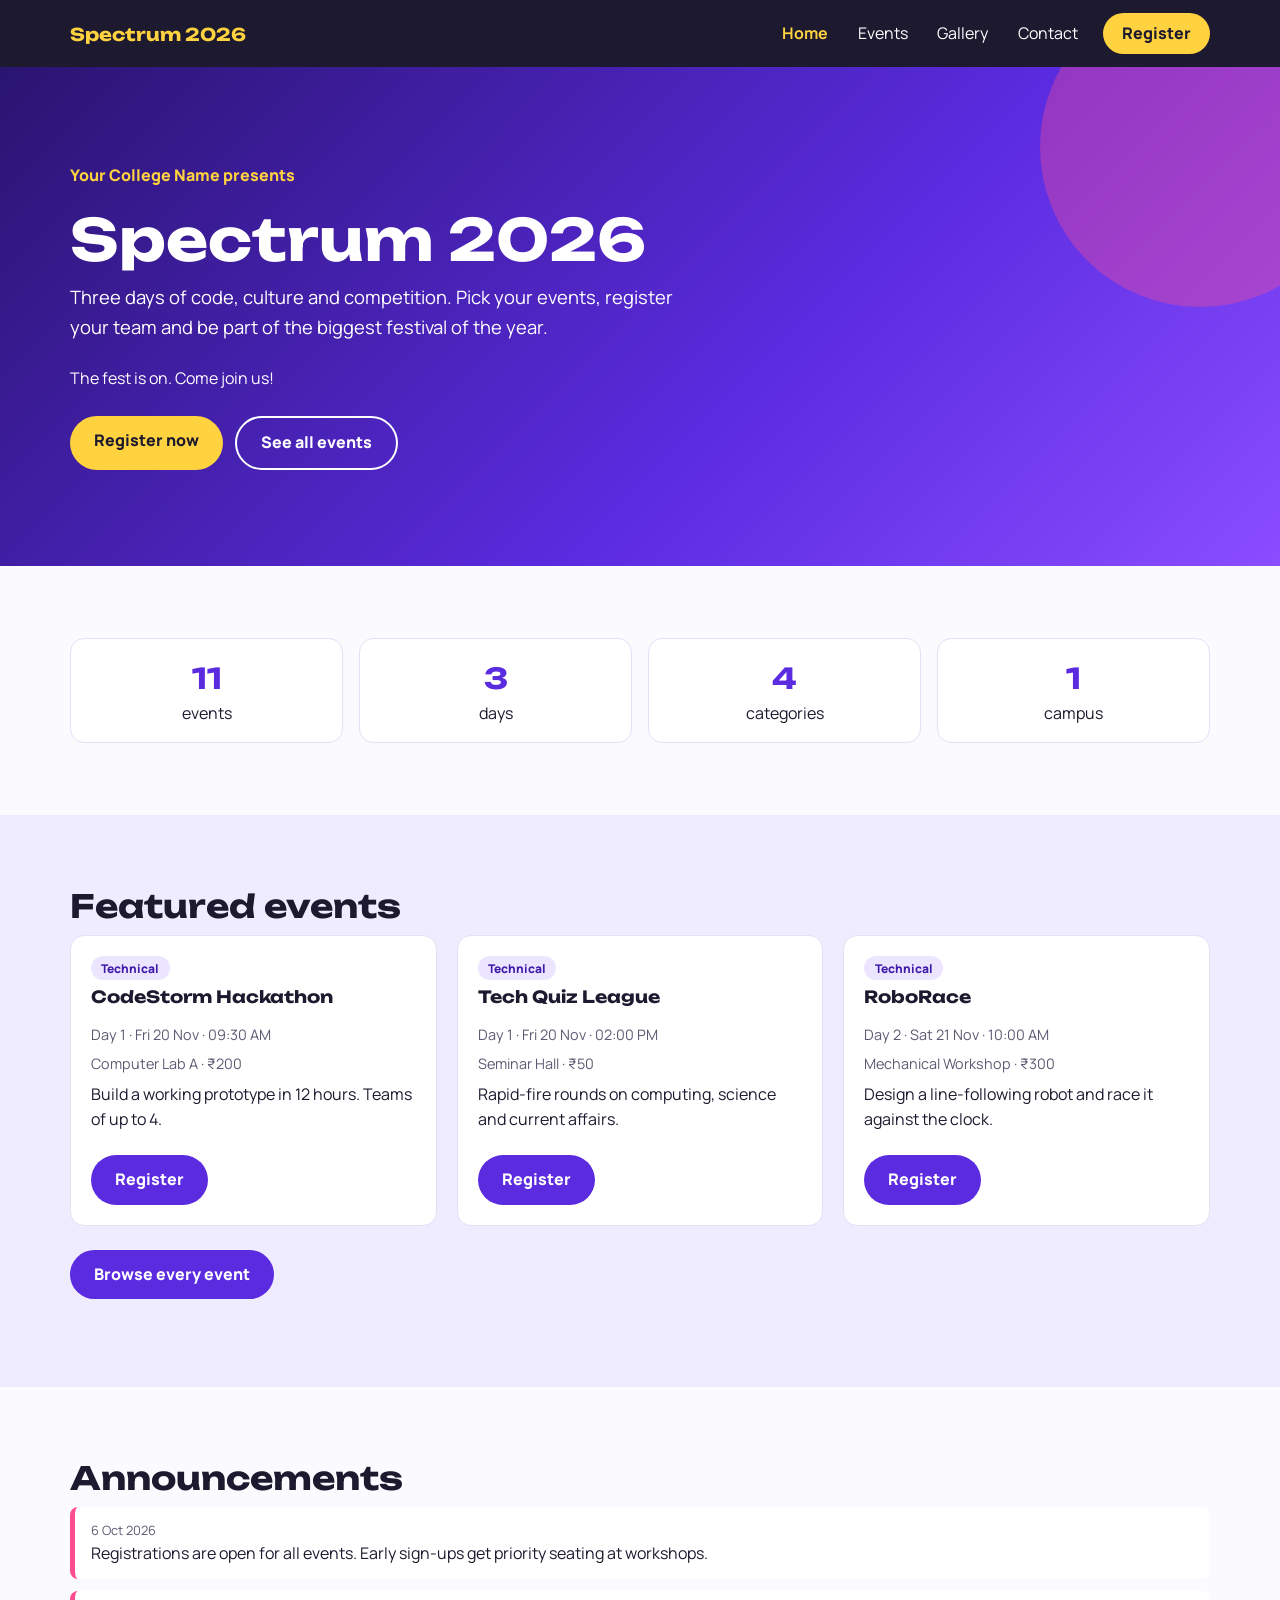
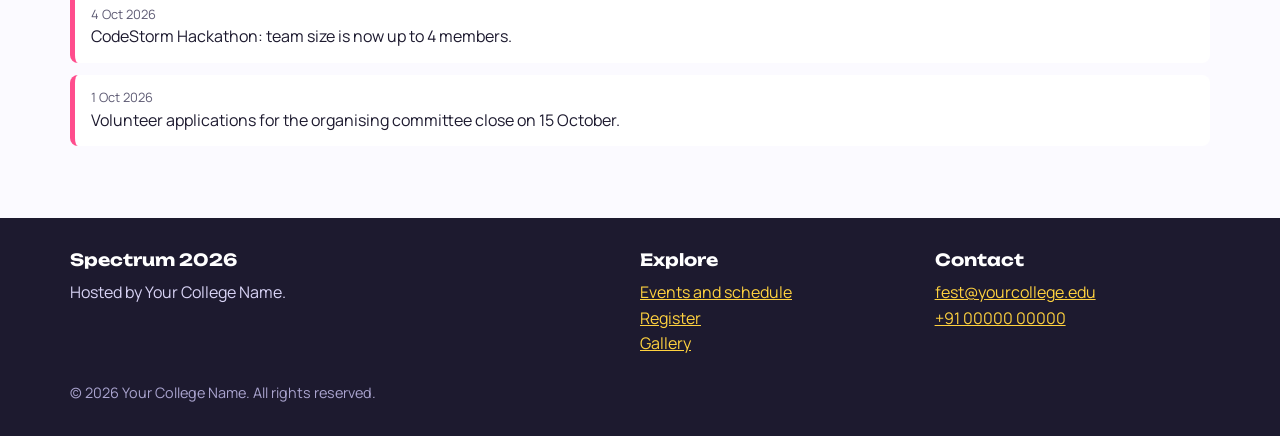
<file: event-portal/index.html>
<!doctype html>
<html lang="en">
<head>
  <meta charset="UTF-8">
  <meta name="viewport" content="width=device-width, initial-scale=1">
  <meta name="description" content="Spectrum 2026 college festival: events, registration, schedule and announcements.">
  <title>Home | College Fest Portal</title>
  <link rel="preconnect" href="https://fonts.googleapis.com">
  <link rel="preconnect" href="https://fonts.gstatic.com" crossorigin>
  <link href="https://fonts.googleapis.com/css2?family=Manrope:wght@400;600;800&family=Unbounded:wght@500;700&display=swap" rel="stylesheet">
  <link rel="stylesheet" href="css/style.css">
</head>
<body data-page="home">
  <a class="skip" href="#main">Skip to content</a>
  <header class="site-header">
    <div class="wrap">
      <a class="logo" href="index.html"><span data-fest-name>Spectrum 2026</span></a>
      <button class="nav-toggle" aria-expanded="false" aria-controls="site-nav">Menu</button>
      <nav class="nav" id="site-nav" aria-label="Main">
        <a href="index.html" aria-current="page">Home</a>
        <a href="events.html">Events</a>
        <a href="gallery.html">Gallery</a>
        <a href="contact.html">Contact</a>
        <a class="nav-cta" href="register.html">Register</a>
      </nav>
    </div>
  </header>
  <main id="main">

    <section class="hero">
      <div class="wrap">
        <p class="kicker"><span data-college>Your College Name</span> presents</p>
        <h1 data-fest-name>Spectrum 2026</h1>
        <p class="lead">Three days of code, culture and competition. Pick your events, register your team and be part of the biggest festival of the year.</p>
        <div class="countdown" id="countdown" role="timer" aria-label="Time until the festival starts">
          <div><strong data-d>0</strong><span>days</span></div>
          <div><strong data-h>00</strong><span>hours</span></div>
          <div><strong data-m>00</strong><span>minutes</span></div>
          <div><strong data-s>00</strong><span>seconds</span></div>
        </div>
        <div class="btn-row">
          <a class="btn btn--accent" href="register.html">Register now</a>
          <a class="btn btn--ghost" href="events.html">See all events</a>
        </div>
      </div>
    </section>

    <section class="section">
      <div class="wrap stats">
        <div class="stat"><strong id="stat-events">0</strong>events</div>
        <div class="stat"><strong>3</strong>days</div>
        <div class="stat"><strong>4</strong>categories</div>
        <div class="stat"><strong>1</strong>campus</div>
      </div>
    </section>

    <section class="section section--tint">
      <div class="wrap">
        <h2>Featured events</h2>
        <div class="grid grid--3" id="featured"></div>
        <p style="margin-top:1.5rem"><a class="btn" href="events.html">Browse every event</a></p>
      </div>
    </section>

    <section class="section">
      <div class="wrap">
        <h2>Announcements</h2>
        <ul class="announce" id="announcements"></ul>
      </div>
    </section>
  </main>
  <footer>
    <div class="wrap footer-grid">
      <div>
        <h3 data-fest-name>Spectrum 2026</h3>
        <p>Hosted by <span data-college>Your College Name</span>.</p>
      </div>
      <div>
        <h3>Explore</h3>
        <ul>
          <li><a href="events.html">Events and schedule</a></li>
          <li><a href="register.html">Register</a></li>
          <li><a href="gallery.html">Gallery</a></li>
        </ul>
      </div>
      <div>
        <h3>Contact</h3>
        <ul>
          <li><a data-email href="#">email</a></li>
          <li><a data-phone href="#">phone</a></li>
        </ul>
      </div>
    </div>
    <div class="wrap"><p class="meta" style="color:#aaa4cf;margin-top:1.5rem">&copy; <span data-year></span> <span data-college>Your College Name</span>. All rights reserved.</p></div>
  </footer>
  <script src="js/data.js"></script>
  <script src="js/main.js"></script>
</body>
</html>
</file>
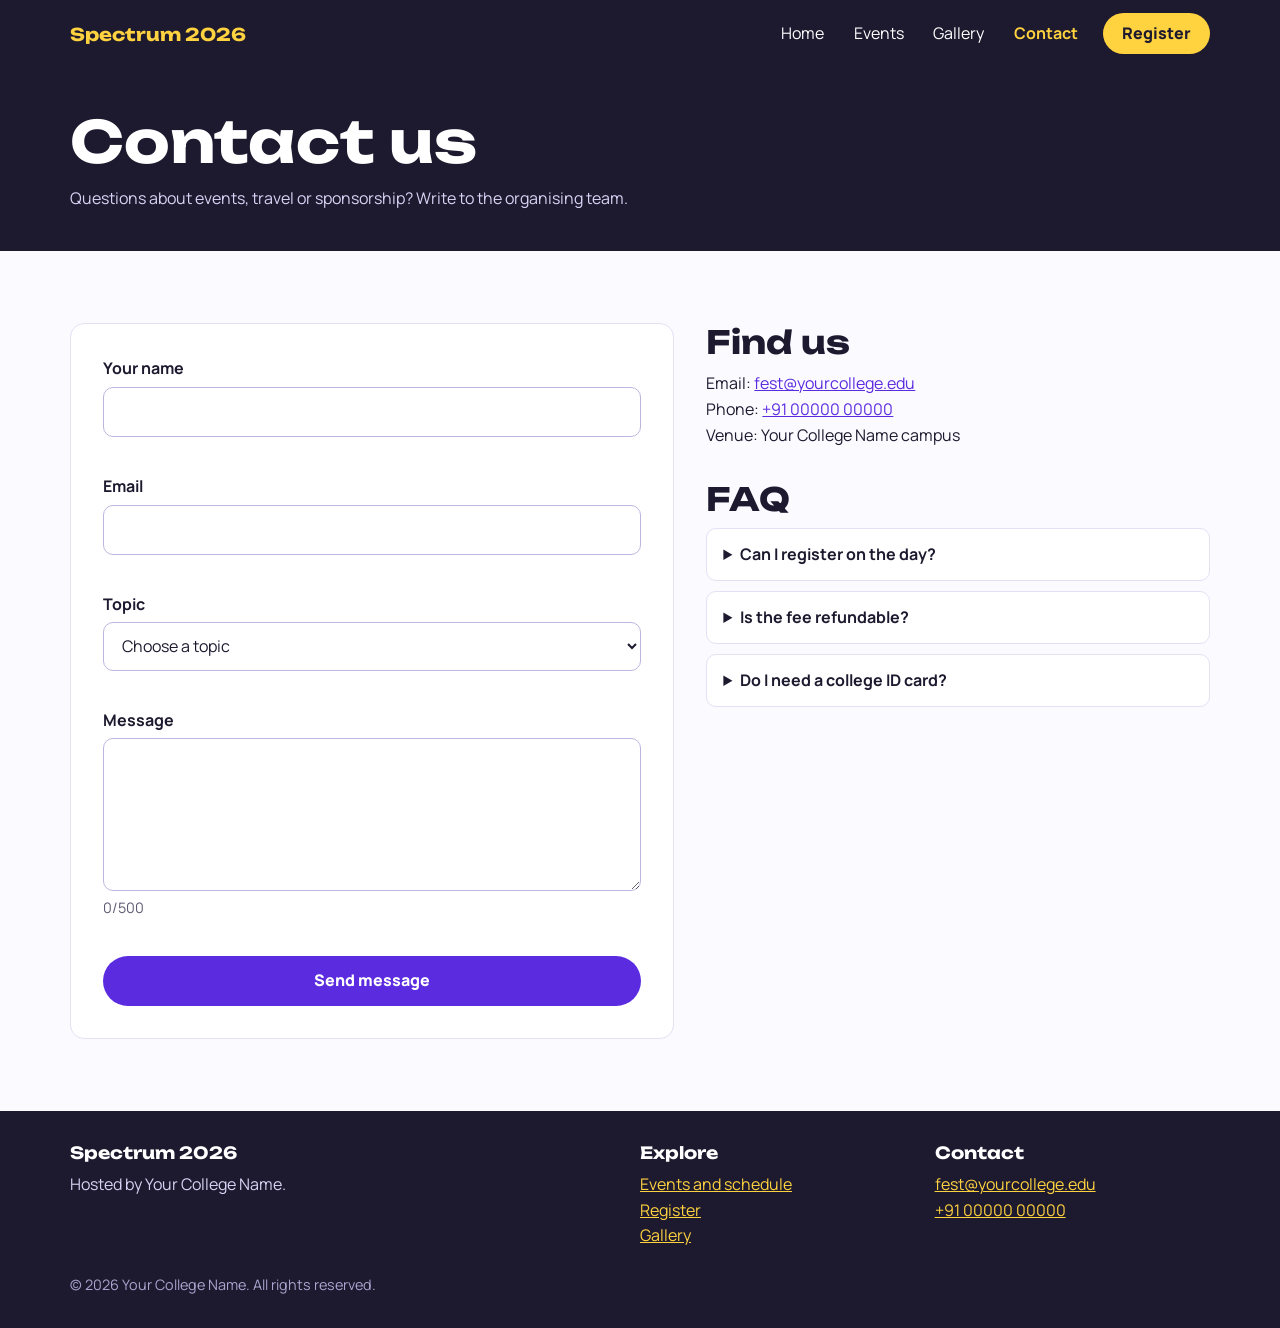
<file: event-portal/contact.html>
<!doctype html>
<html lang="en">
<head>
  <meta charset="UTF-8">
  <meta name="viewport" content="width=device-width, initial-scale=1">
  <meta name="description" content="Contact the festival organising team.">
  <title>Contact | College Fest Portal</title>
  <link rel="preconnect" href="https://fonts.googleapis.com">
  <link rel="preconnect" href="https://fonts.gstatic.com" crossorigin>
  <link href="https://fonts.googleapis.com/css2?family=Manrope:wght@400;600;800&family=Unbounded:wght@500;700&display=swap" rel="stylesheet">
  <link rel="stylesheet" href="css/style.css">
</head>
<body data-page="contact">
  <a class="skip" href="#main">Skip to content</a>
  <header class="site-header">
    <div class="wrap">
      <a class="logo" href="index.html"><span data-fest-name>Spectrum 2026</span></a>
      <button class="nav-toggle" aria-expanded="false" aria-controls="site-nav">Menu</button>
      <nav class="nav" id="site-nav" aria-label="Main">
        <a href="index.html">Home</a>
        <a href="events.html">Events</a>
        <a href="gallery.html">Gallery</a>
        <a href="contact.html" aria-current="page">Contact</a>
        <a class="nav-cta" href="register.html">Register</a>
      </nav>
    </div>
  </header>
  <main id="main">

    <section class="page-hero"><div class="wrap"><h1>Contact us</h1><p>Questions about events, travel or sponsorship? Write to the organising team.</p></div></section>

    <section class="section">
      <div class="wrap contact-layout">
        <div>
          <p id="contact-success" class="notice notice--ok hidden" role="status"></p>
          <form id="contact-form" class="form" novalidate>
            <div class="field"><label for="c-name">Your name</label><input type="text" id="c-name" name="name" autocomplete="name"><p class="error" aria-live="polite"></p></div>
            <div class="field"><label for="c-email">Email</label><input type="email" id="c-email" name="email" autocomplete="email"><p class="error" aria-live="polite"></p></div>
            <div class="field">
              <label for="c-subject">Topic</label>
              <select id="c-subject" name="subject"><option value="">Choose a topic</option><option>Registration help</option><option>Event rules</option><option>Sponsorship</option><option>Volunteering</option><option>Other</option></select>
              <p class="error" aria-live="polite"></p>
            </div>
            <div class="field"><label for="c-message">Message</label><textarea id="c-message" name="message" rows="5" maxlength="500"></textarea><p class="meta" id="msg-count" aria-hidden="true">0/500</p><p class="error" aria-live="polite"></p></div>
            <button class="btn" type="submit">Send message</button>
          </form>
        </div>
        <aside>
          <h2>Find us</h2>
          <p>Email: <a data-email href="#">email</a><br>Phone: <a data-phone href="#">phone</a><br>Venue: <span data-college>Your College Name</span> campus</p>
          <h2 style="margin-top:2rem">FAQ</h2>
          <details><summary>Can I register on the day?</summary><p>On-the-spot registration is open at the help desk, subject to available seats.</p></details>
          <details><summary>Is the fee refundable?</summary><p>Fees are refundable if an event is cancelled by the organisers.</p></details>
          <details><summary>Do I need a college ID card?</summary><p>Yes. Carry your college ID and your registration ID for check-in.</p></details>
        </aside>
      </div>
    </section>
  </main>
  <footer>
    <div class="wrap footer-grid">
      <div>
        <h3 data-fest-name>Spectrum 2026</h3>
        <p>Hosted by <span data-college>Your College Name</span>.</p>
      </div>
      <div>
        <h3>Explore</h3>
        <ul>
          <li><a href="events.html">Events and schedule</a></li>
          <li><a href="register.html">Register</a></li>
          <li><a href="gallery.html">Gallery</a></li>
        </ul>
      </div>
      <div>
        <h3>Contact</h3>
        <ul>
          <li><a data-email href="#">email</a></li>
          <li><a data-phone href="#">phone</a></li>
        </ul>
      </div>
    </div>
    <div class="wrap"><p class="meta" style="color:#aaa4cf;margin-top:1.5rem">&copy; <span data-year></span> <span data-college>Your College Name</span>. All rights reserved.</p></div>
  </footer>
  <script src="js/data.js"></script>
  <script src="js/main.js"></script>
</body>
</html>
</file>
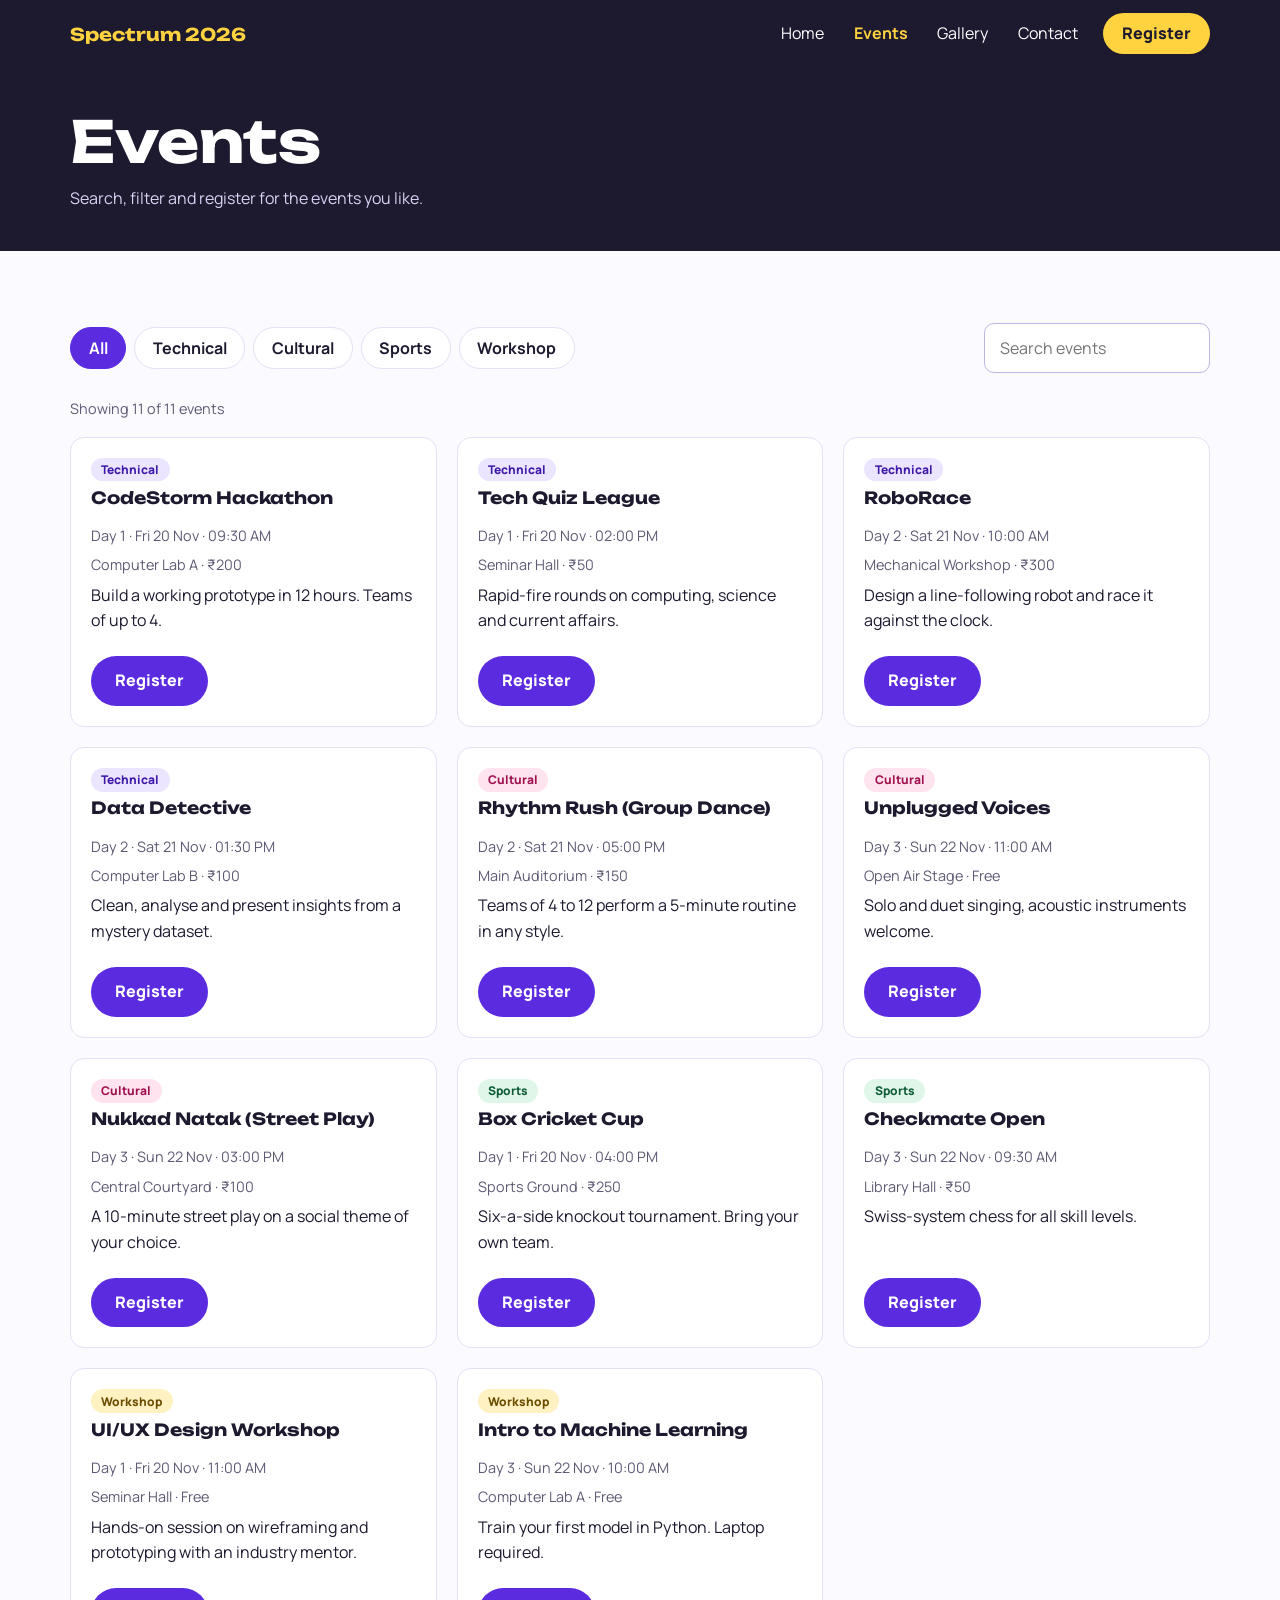
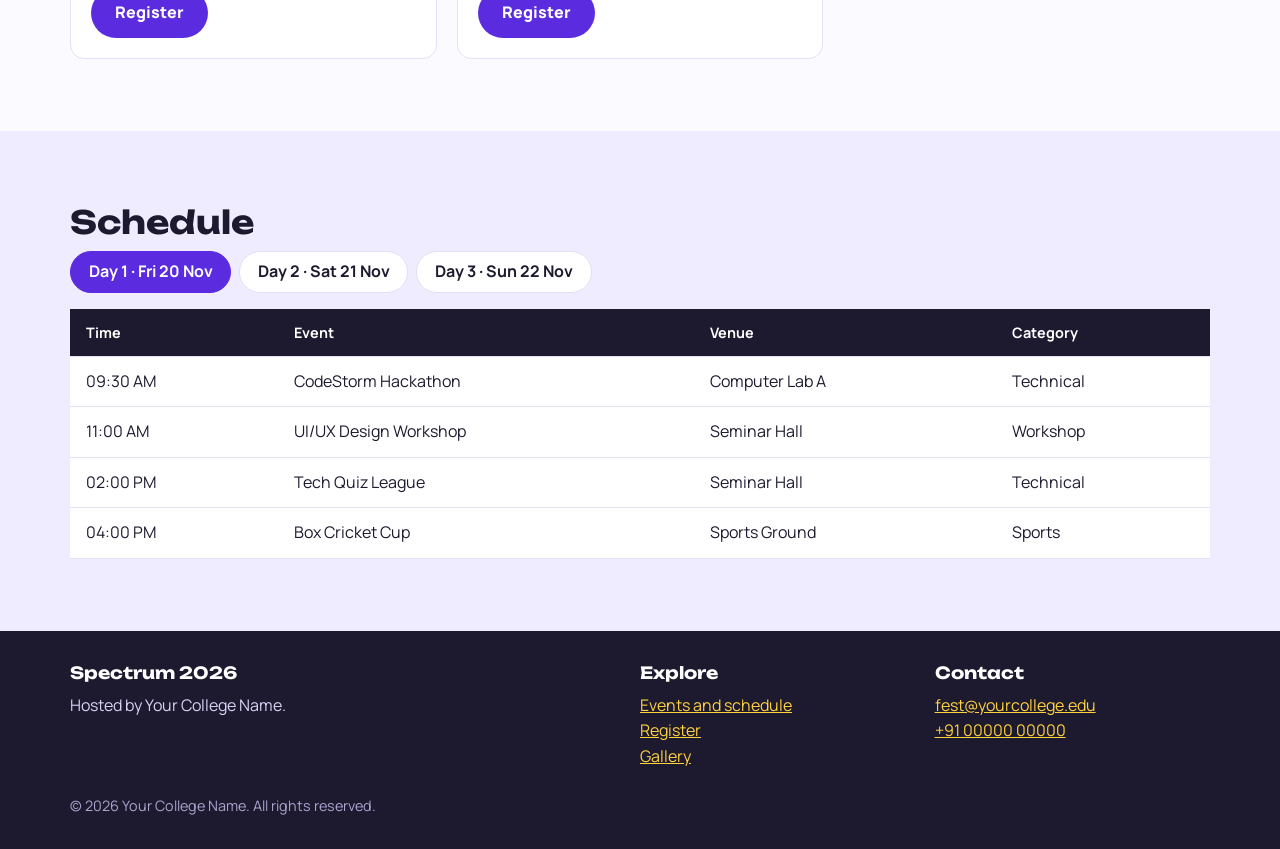
<file: event-portal/events.html>
<!doctype html>
<html lang="en">
<head>
  <meta charset="UTF-8">
  <meta name="viewport" content="width=device-width, initial-scale=1">
  <meta name="description" content="Browse all festival events, filter by category and view the day-wise schedule.">
  <title>Events | College Fest Portal</title>
  <link rel="preconnect" href="https://fonts.googleapis.com">
  <link rel="preconnect" href="https://fonts.gstatic.com" crossorigin>
  <link href="https://fonts.googleapis.com/css2?family=Manrope:wght@400;600;800&family=Unbounded:wght@500;700&display=swap" rel="stylesheet">
  <link rel="stylesheet" href="css/style.css">
</head>
<body data-page="events">
  <a class="skip" href="#main">Skip to content</a>
  <header class="site-header">
    <div class="wrap">
      <a class="logo" href="index.html"><span data-fest-name>Spectrum 2026</span></a>
      <button class="nav-toggle" aria-expanded="false" aria-controls="site-nav">Menu</button>
      <nav class="nav" id="site-nav" aria-label="Main">
        <a href="index.html">Home</a>
        <a href="events.html" aria-current="page">Events</a>
        <a href="gallery.html">Gallery</a>
        <a href="contact.html">Contact</a>
        <a class="nav-cta" href="register.html">Register</a>
      </nav>
    </div>
  </header>
  <main id="main">

    <section class="page-hero"><div class="wrap"><h1>Events</h1><p>Search, filter and register for the events you like.</p></div></section>

    <section class="section">
      <div class="wrap">
        <div class="toolbar">
          <div class="chips" id="category-chips" role="group" aria-label="Filter by category"></div>
          <div>
            <label class="sr-only" for="event-search">Search events</label>
            <input type="text" id="event-search" placeholder="Search events" autocomplete="off">
          </div>
        </div>
        <p class="meta" id="event-status" role="status" aria-live="polite"></p>
        <div class="grid grid--3" id="event-grid" style="margin-top:1rem"></div>
      </div>
    </section>

    <section class="section section--tint" id="schedule">
      <div class="wrap">
        <h2>Schedule</h2>
        <div class="tabs" id="schedule-tabs" role="tablist" aria-label="Festival days"></div>
        <div class="table-wrap">
          <table>
            <thead><tr><th scope="col">Time</th><th scope="col">Event</th><th scope="col">Venue</th><th scope="col">Category</th></tr></thead>
            <tbody id="schedule-body"></tbody>
          </table>
        </div>
      </div>
    </section>
  </main>
  <footer>
    <div class="wrap footer-grid">
      <div>
        <h3 data-fest-name>Spectrum 2026</h3>
        <p>Hosted by <span data-college>Your College Name</span>.</p>
      </div>
      <div>
        <h3>Explore</h3>
        <ul>
          <li><a href="events.html">Events and schedule</a></li>
          <li><a href="register.html">Register</a></li>
          <li><a href="gallery.html">Gallery</a></li>
        </ul>
      </div>
      <div>
        <h3>Contact</h3>
        <ul>
          <li><a data-email href="#">email</a></li>
          <li><a data-phone href="#">phone</a></li>
        </ul>
      </div>
    </div>
    <div class="wrap"><p class="meta" style="color:#aaa4cf;margin-top:1.5rem">&copy; <span data-year></span> <span data-college>Your College Name</span>. All rights reserved.</p></div>
  </footer>
  <script src="js/data.js"></script>
  <script src="js/main.js"></script>
</body>
</html>
</file>
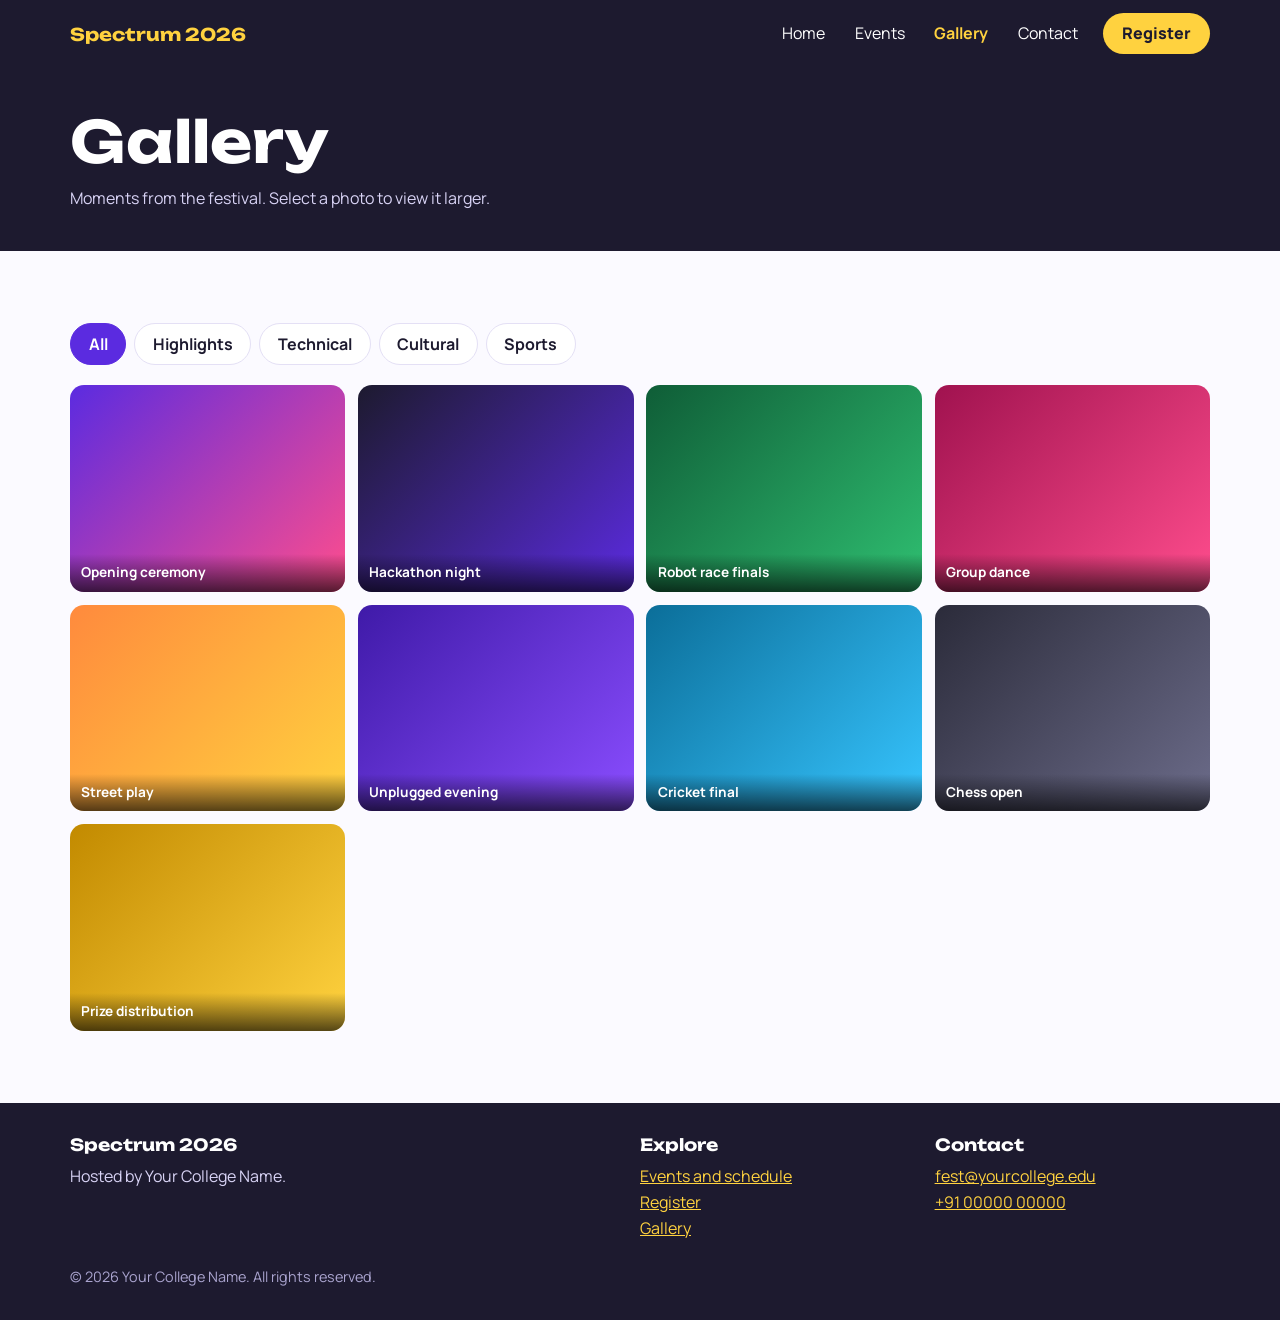
<file: event-portal/gallery.html>
<!doctype html>
<html lang="en">
<head>
  <meta charset="UTF-8">
  <meta name="viewport" content="width=device-width, initial-scale=1">
  <meta name="description" content="Photos from the college festival.">
  <title>Gallery | College Fest Portal</title>
  <link rel="preconnect" href="https://fonts.googleapis.com">
  <link rel="preconnect" href="https://fonts.gstatic.com" crossorigin>
  <link href="https://fonts.googleapis.com/css2?family=Manrope:wght@400;600;800&family=Unbounded:wght@500;700&display=swap" rel="stylesheet">
  <link rel="stylesheet" href="css/style.css">
</head>
<body data-page="gallery">
  <a class="skip" href="#main">Skip to content</a>
  <header class="site-header">
    <div class="wrap">
      <a class="logo" href="index.html"><span data-fest-name>Spectrum 2026</span></a>
      <button class="nav-toggle" aria-expanded="false" aria-controls="site-nav">Menu</button>
      <nav class="nav" id="site-nav" aria-label="Main">
        <a href="index.html">Home</a>
        <a href="events.html">Events</a>
        <a href="gallery.html" aria-current="page">Gallery</a>
        <a href="contact.html">Contact</a>
        <a class="nav-cta" href="register.html">Register</a>
      </nav>
    </div>
  </header>
  <main id="main">

    <section class="page-hero"><div class="wrap"><h1>Gallery</h1><p>Moments from the festival. Select a photo to view it larger.</p></div></section>

    <section class="section">
      <div class="wrap">
        <div class="chips" id="gallery-chips" role="group" aria-label="Filter photos" style="margin-bottom:1.25rem"></div>
        <div class="gallery" id="gallery-grid"></div>
      </div>
    </section>

    <div class="lightbox hidden" id="lightbox" role="dialog" aria-modal="true" aria-label="Photo viewer">
      <figure>
        <div class="big" id="lb-visual"></div>
        <figcaption id="lb-caption"></figcaption>
        <div class="controls">
          <button class="btn btn--ghost" id="lb-prev" type="button">Previous</button>
          <button class="btn btn--accent" id="lb-close" type="button">Close</button>
          <button class="btn btn--ghost" id="lb-next" type="button">Next</button>
        </div>
      </figure>
    </div>
  </main>
  <footer>
    <div class="wrap footer-grid">
      <div>
        <h3 data-fest-name>Spectrum 2026</h3>
        <p>Hosted by <span data-college>Your College Name</span>.</p>
      </div>
      <div>
        <h3>Explore</h3>
        <ul>
          <li><a href="events.html">Events and schedule</a></li>
          <li><a href="register.html">Register</a></li>
          <li><a href="gallery.html">Gallery</a></li>
        </ul>
      </div>
      <div>
        <h3>Contact</h3>
        <ul>
          <li><a data-email href="#">email</a></li>
          <li><a data-phone href="#">phone</a></li>
        </ul>
      </div>
    </div>
    <div class="wrap"><p class="meta" style="color:#aaa4cf;margin-top:1.5rem">&copy; <span data-year></span> <span data-college>Your College Name</span>. All rights reserved.</p></div>
  </footer>
  <script src="js/data.js"></script>
  <script src="js/main.js"></script>
</body>
</html>
</file>
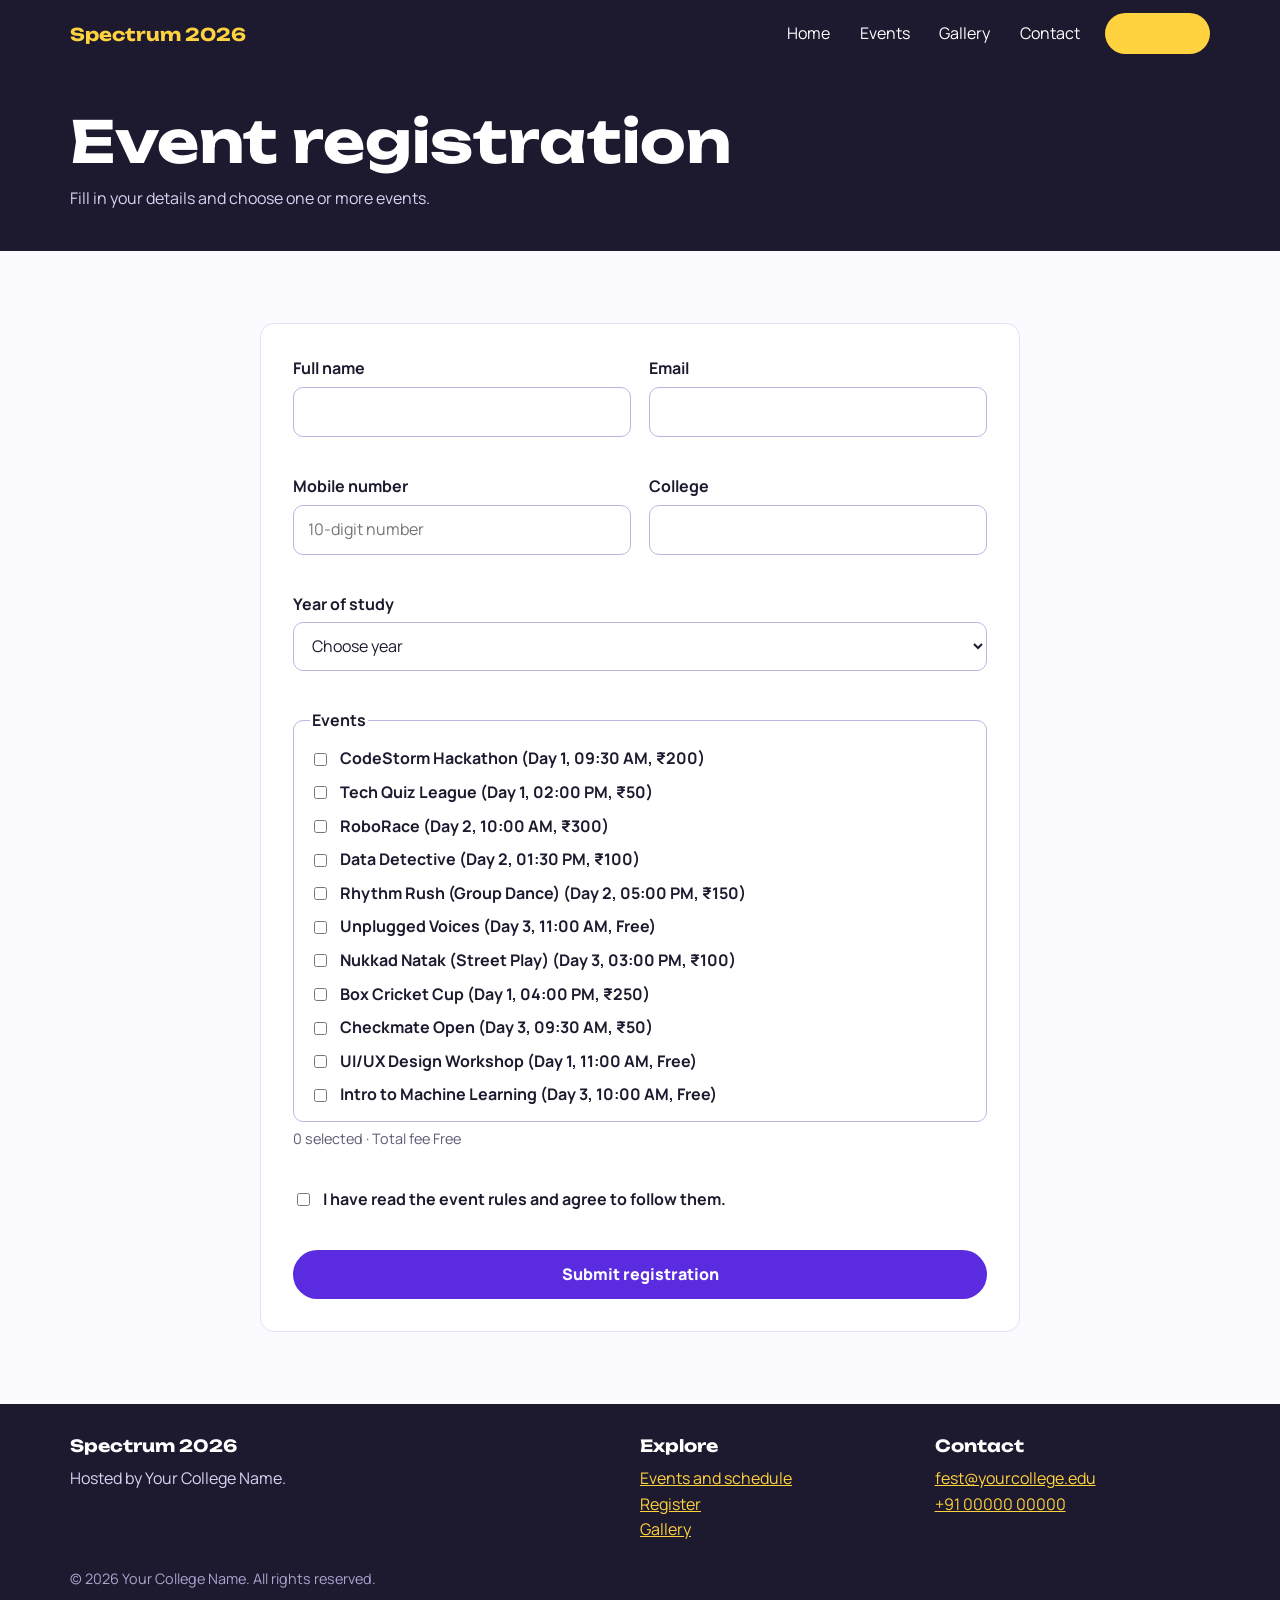
<file: event-portal/register.html>
<!doctype html>
<html lang="en">
<head>
  <meta charset="UTF-8">
  <meta name="viewport" content="width=device-width, initial-scale=1">
  <meta name="description" content="Register for college festival events.">
  <title>Register | College Fest Portal</title>
  <link rel="preconnect" href="https://fonts.googleapis.com">
  <link rel="preconnect" href="https://fonts.gstatic.com" crossorigin>
  <link href="https://fonts.googleapis.com/css2?family=Manrope:wght@400;600;800&family=Unbounded:wght@500;700&display=swap" rel="stylesheet">
  <link rel="stylesheet" href="css/style.css">
</head>
<body data-page="register">
  <a class="skip" href="#main">Skip to content</a>
  <header class="site-header">
    <div class="wrap">
      <a class="logo" href="index.html"><span data-fest-name>Spectrum 2026</span></a>
      <button class="nav-toggle" aria-expanded="false" aria-controls="site-nav">Menu</button>
      <nav class="nav" id="site-nav" aria-label="Main">
        <a href="index.html">Home</a>
        <a href="events.html">Events</a>
        <a href="gallery.html">Gallery</a>
        <a href="contact.html">Contact</a>
        <a class="nav-cta" href="register.html" aria-current="page">Register</a>
      </nav>
    </div>
  </header>
  <main id="main">

    <section class="page-hero"><div class="wrap"><h1>Event registration</h1><p>Fill in your details and choose one or more events.</p></div></section>

    <section class="section">
      <div class="wrap" style="max-width:760px">
        <div id="register-success" class="notice notice--ok hidden" role="status"></div>
        <form id="register-form" class="form" novalidate>
          <div class="two">
            <div class="field"><label for="name">Full name</label><input type="text" id="name" name="name" autocomplete="name"><p class="error" aria-live="polite"></p></div>
            <div class="field"><label for="email">Email</label><input type="email" id="email" name="email" autocomplete="email"><p class="error" aria-live="polite"></p></div>
          </div>
          <div class="two">
            <div class="field"><label for="phone">Mobile number</label><input type="tel" id="phone" name="phone" autocomplete="tel" placeholder="10-digit number"><p class="error" aria-live="polite"></p></div>
            <div class="field"><label for="college">College</label><input type="text" id="college" name="college" autocomplete="organization"><p class="error" aria-live="polite"></p></div>
          </div>
          <div class="field">
            <label for="year">Year of study</label>
            <select id="year" name="year">
              <option value="">Choose year</option>
              <option>1st year</option><option>2nd year</option><option>3rd year</option><option>4th year</option><option>Postgraduate</option>
            </select>
            <p class="error" aria-live="polite"></p>
          </div>
          <div class="field">
            <fieldset id="event-fieldset">
              <legend>Events</legend>
              <div id="event-choices" style="display:grid;gap:.5rem"></div>
            </fieldset>
            <p class="meta" id="fee-total" aria-live="polite"></p>
            <p class="error" aria-live="polite"></p>
          </div>
          <div class="field">
            <label class="check"><input type="checkbox" name="terms" id="terms"><span>I have read the event rules and agree to follow them.</span></label>
            <p class="error" aria-live="polite"></p>
          </div>
          <button class="btn" type="submit">Submit registration</button>
        </form>
      </div>
    </section>
  </main>
  <footer>
    <div class="wrap footer-grid">
      <div>
        <h3 data-fest-name>Spectrum 2026</h3>
        <p>Hosted by <span data-college>Your College Name</span>.</p>
      </div>
      <div>
        <h3>Explore</h3>
        <ul>
          <li><a href="events.html">Events and schedule</a></li>
          <li><a href="register.html">Register</a></li>
          <li><a href="gallery.html">Gallery</a></li>
        </ul>
      </div>
      <div>
        <h3>Contact</h3>
        <ul>
          <li><a data-email href="#">email</a></li>
          <li><a data-phone href="#">phone</a></li>
        </ul>
      </div>
    </div>
    <div class="wrap"><p class="meta" style="color:#aaa4cf;margin-top:1.5rem">&copy; <span data-year></span> <span data-college>Your College Name</span>. All rights reserved.</p></div>
  </footer>
  <script src="js/data.js"></script>
  <script src="js/main.js"></script>
</body>
</html>
</file>
<file: event-portal/css/style.css>
:root {
  --ink: #1d1a2f;
  --muted: #5d5a73;
  --paper: #fbfaff;
  --card: #ffffff;
  --line: #e4e0f5;
  --primary: #5b2be0;
  --primary-dark: #3f1aa8;
  --accent: #ffd23f;
  --pink: #ff4d8d;
  --err: #c0262d;
  --radius: 14px;
  --font-head: "Unbounded", system-ui, sans-serif;
  --font-body: "Manrope", system-ui, sans-serif;
}
* { box-sizing: border-box; }
html { scroll-behavior: smooth; }
body { margin: 0; font-family: var(--font-body); color: var(--ink); background: var(--paper); line-height: 1.6; }
h1, h2, h3 { font-family: var(--font-head); line-height: 1.2; margin: 0 0 .6rem; }
h1 { font-size: clamp(2rem, 6vw, 3.6rem); }
h2 { font-size: clamp(1.4rem, 3.5vw, 2rem); }
h3 { font-size: 1.05rem; }
p { margin: 0 0 1rem; }
img { max-width: 100%; display: block; }
a { color: var(--primary); }
.wrap { width: min(1140px, 100% - 2rem); margin-inline: auto; }
.section { padding-block: clamp(2.5rem, 6vw, 4.5rem); }
.section--tint { background: #f0ecff; }
.sr-only { position: absolute; width: 1px; height: 1px; overflow: hidden; clip: rect(0 0 0 0); white-space: nowrap; }
.skip { position: absolute; left: -999px; background: var(--accent); padding: .5rem 1rem; z-index: 50; }
.skip:focus { left: .5rem; top: .5rem; }
:focus-visible { outline: 3px solid var(--pink); outline-offset: 2px; }

.site-header { background: var(--ink); color: #fff; position: sticky; top: 0; z-index: 40; }
.site-header .wrap { display: flex; align-items: center; justify-content: space-between; padding-block: .8rem; }
.logo { font-family: var(--font-head); font-weight: 700; color: #fff; text-decoration: none; font-size: 1.1rem; }
.logo span { color: var(--accent); }
.nav-toggle { background: none; border: 1px solid #ffffff55; color: #fff; border-radius: 8px; padding: .4rem .8rem; font: inherit; cursor: pointer; }
.nav { display: none; position: absolute; top: 100%; left: 0; right: 0; background: var(--ink); flex-direction: column; padding: .5rem 1rem 1rem; border-top: 1px solid #ffffff22; }
.nav.open { display: flex; }
.nav a { color: #fff; text-decoration: none; padding: .7rem .4rem; border-bottom: 1px solid #ffffff18; }
.nav a[aria-current="page"] { color: var(--accent); font-weight: 700; }
.nav .nav-cta { background: var(--accent); color: var(--ink); border-radius: 999px; text-align: center; margin-top: .6rem; font-weight: 800; border: 0; }

.btn { display: inline-block; background: var(--primary); color: #fff; border: 0; border-radius: 999px; padding: .75rem 1.5rem; font: inherit; font-weight: 800; text-decoration: none; cursor: pointer; }
.btn:hover { background: var(--primary-dark); }
.btn--accent { background: var(--accent); color: var(--ink); }
.btn--accent:hover { background: #ffc400; }
.btn--ghost { background: transparent; color: inherit; border: 2px solid currentColor; }
.btn--ghost:hover { background: #ffffff22; }
.btn-row { display: flex; flex-wrap: wrap; gap: .75rem; }

.hero { background: linear-gradient(135deg, #2a1470 0%, #5b2be0 60%, #8a4dff 100%); color: #fff; padding-block: clamp(3rem, 9vw, 6rem); position: relative; overflow: hidden; }
.hero::after { content: ""; position: absolute; right: -80px; top: -80px; width: 320px; height: 320px; border-radius: 50%; background: var(--pink); opacity: .35; }
.hero .wrap { position: relative; z-index: 1; }
.hero p.lead { font-size: 1.15rem; max-width: 40rem; }
.hero .kicker { color: var(--accent); font-weight: 800; }
.countdown { display: flex; gap: .75rem; margin-block: 1.5rem; flex-wrap: wrap; }
.countdown div { background: #ffffff1f; border: 1px solid #ffffff44; border-radius: var(--radius); padding: .6rem 1rem; min-width: 76px; text-align: center; }
.countdown strong { display: block; font-family: var(--font-head); font-size: 1.6rem; }
.countdown span { font-size: .8rem; }
.page-hero { background: var(--ink); color: #fff; padding-block: 2.5rem; }
.page-hero p { color: #d8d3f5; margin: 0; }

.grid { display: grid; gap: 1.25rem; grid-template-columns: 1fr; }
.card { background: var(--card); border: 1px solid var(--line); border-radius: var(--radius); padding: 1.25rem; display: flex; flex-direction: column; gap: .4rem; }
.card .btn { margin-top: auto; align-self: flex-start; }
.tag { align-self: flex-start; font-size: .75rem; font-weight: 800; padding: .15rem .65rem; border-radius: 999px; background: #ebe5ff; color: var(--primary-dark); }
.tag--Cultural { background: #ffe3ee; color: #a0124f; }
.tag--Sports { background: #dff6e8; color: #0f5d37; }
.tag--Workshop { background: #fff1c2; color: #6b4d00; }
.meta { color: var(--muted); font-size: .9rem; margin: 0; }
.stats { display: grid; grid-template-columns: repeat(2, 1fr); gap: 1rem; }
.stat { text-align: center; background: var(--card); border: 1px solid var(--line); border-radius: var(--radius); padding: 1rem; }
.stat strong { font-family: var(--font-head); font-size: 1.8rem; color: var(--primary); display: block; }

.announce { list-style: none; padding: 0; margin: 0; display: grid; gap: .75rem; }
.announce li { background: var(--card); border-left: 5px solid var(--pink); border-radius: 8px; padding: .8rem 1rem; }
.announce time { font-size: .8rem; color: var(--muted); display: block; }

.toolbar { display: grid; gap: .75rem; margin-bottom: 1.5rem; }
.chips, .tabs { display: flex; flex-wrap: wrap; gap: .5rem; }
.chip, .tab { background: var(--card); border: 1px solid var(--line); border-radius: 999px; padding: .45rem 1.1rem; font: inherit; font-weight: 700; cursor: pointer; color: var(--ink); }
.chip[aria-pressed="true"], .tab[aria-selected="true"] { background: var(--primary); color: #fff; border-color: var(--primary); }
.table-wrap { overflow-x: auto; margin-top: 1rem; }
table { width: 100%; border-collapse: collapse; background: var(--card); min-width: 520px; }
th, td { text-align: left; padding: .75rem 1rem; border-bottom: 1px solid var(--line); }
th { background: var(--ink); color: #fff; font-size: .9rem; }

.form { background: var(--card); border: 1px solid var(--line); border-radius: var(--radius); padding: clamp(1.1rem, 4vw, 2rem); display: grid; gap: 1.1rem; }
.field { display: grid; gap: .3rem; }
.field label, legend { font-weight: 700; }
input[type="text"], input[type="email"], input[type="tel"], select, textarea { width: 100%; font: inherit; padding: .7rem .9rem; border: 1.5px solid #bdb6e0; border-radius: 10px; background: #fff; color: var(--ink); }
[aria-invalid="true"] { border-color: var(--err) !important; }
.error { color: var(--err); font-size: .85rem; min-height: 1.1em; margin: 0; }
fieldset { border: 1.5px solid #bdb6e0; border-radius: 10px; padding: .8rem 1rem; display: grid; gap: .4rem; margin: 0; }
.check { display: flex; gap: .6rem; align-items: flex-start; }
.check input { margin-top: .4rem; }
.notice { border-radius: var(--radius); padding: 1.1rem 1.25rem; }
.notice--ok { background: #e1f6ea; border: 1px solid #9bd7b6; color: #0d4a2c; }
.two { display: grid; gap: 1.1rem; }
.hidden { display: none !important; }

.gallery { display: grid; gap: .8rem; grid-template-columns: repeat(2, 1fr); }
.shot { border: 0; padding: 0; border-radius: var(--radius); overflow: hidden; cursor: pointer; aspect-ratio: 4 / 3; position: relative; color: #fff; font: inherit; }
.shot img { width: 100%; height: 100%; object-fit: cover; }
.shot span { position: absolute; left: 0; right: 0; bottom: 0; padding: .5rem .7rem; background: linear-gradient(transparent, #000a); font-weight: 700; font-size: .85rem; text-align: left; }
.lightbox { position: fixed; inset: 0; background: #000d; display: grid; place-items: center; padding: 1rem; z-index: 60; }
.lightbox figure { margin: 0; max-width: 900px; width: 100%; color: #fff; }
.lightbox .big { aspect-ratio: 4 / 3; border-radius: var(--radius); overflow: hidden; }
.lightbox .big img { width: 100%; height: 100%; object-fit: contain; background: #000; }
.lightbox figcaption { padding: .8rem 0; }
.lightbox .controls { display: flex; gap: .6rem; justify-content: space-between; }

details { background: var(--card); border: 1px solid var(--line); border-radius: 10px; padding: .8rem 1rem; margin-bottom: .6rem; }
summary { font-weight: 700; cursor: pointer; }
footer { background: var(--ink); color: #d8d3f5; padding-block: 2rem; }
footer a { color: var(--accent); }
.footer-grid { display: grid; gap: 1.2rem; }
footer h3 { color: #fff; }
footer ul { list-style: none; margin: 0; padding: 0; }

@media (min-width: 640px) {
  .grid--2, .grid--3 { grid-template-columns: repeat(2, 1fr); }
  .gallery { grid-template-columns: repeat(3, 1fr); }
  .two { grid-template-columns: 1fr 1fr; }
  .stats { grid-template-columns: repeat(4, 1fr); }
  .toolbar { grid-template-columns: 1fr auto; align-items: center; }
}
@media (min-width: 900px) {
  .nav-toggle { display: none; }
  .nav { display: flex; position: static; flex-direction: row; align-items: center; gap: .25rem; padding: 0; border: 0; background: none; }
  .nav a { border: 0; padding: .4rem .8rem; }
  .nav .nav-cta { margin: 0 0 0 .5rem; padding: .5rem 1.2rem; }
  .grid--3 { grid-template-columns: repeat(3, 1fr); }
  .gallery { grid-template-columns: repeat(4, 1fr); }
  .footer-grid { grid-template-columns: 2fr 1fr 1fr; }
  .contact-layout { display: grid; grid-template-columns: 1.2fr 1fr; gap: 2rem; align-items: start; }
}
@media (prefers-reduced-motion: reduce) { html { scroll-behavior: auto; } }
</file>
